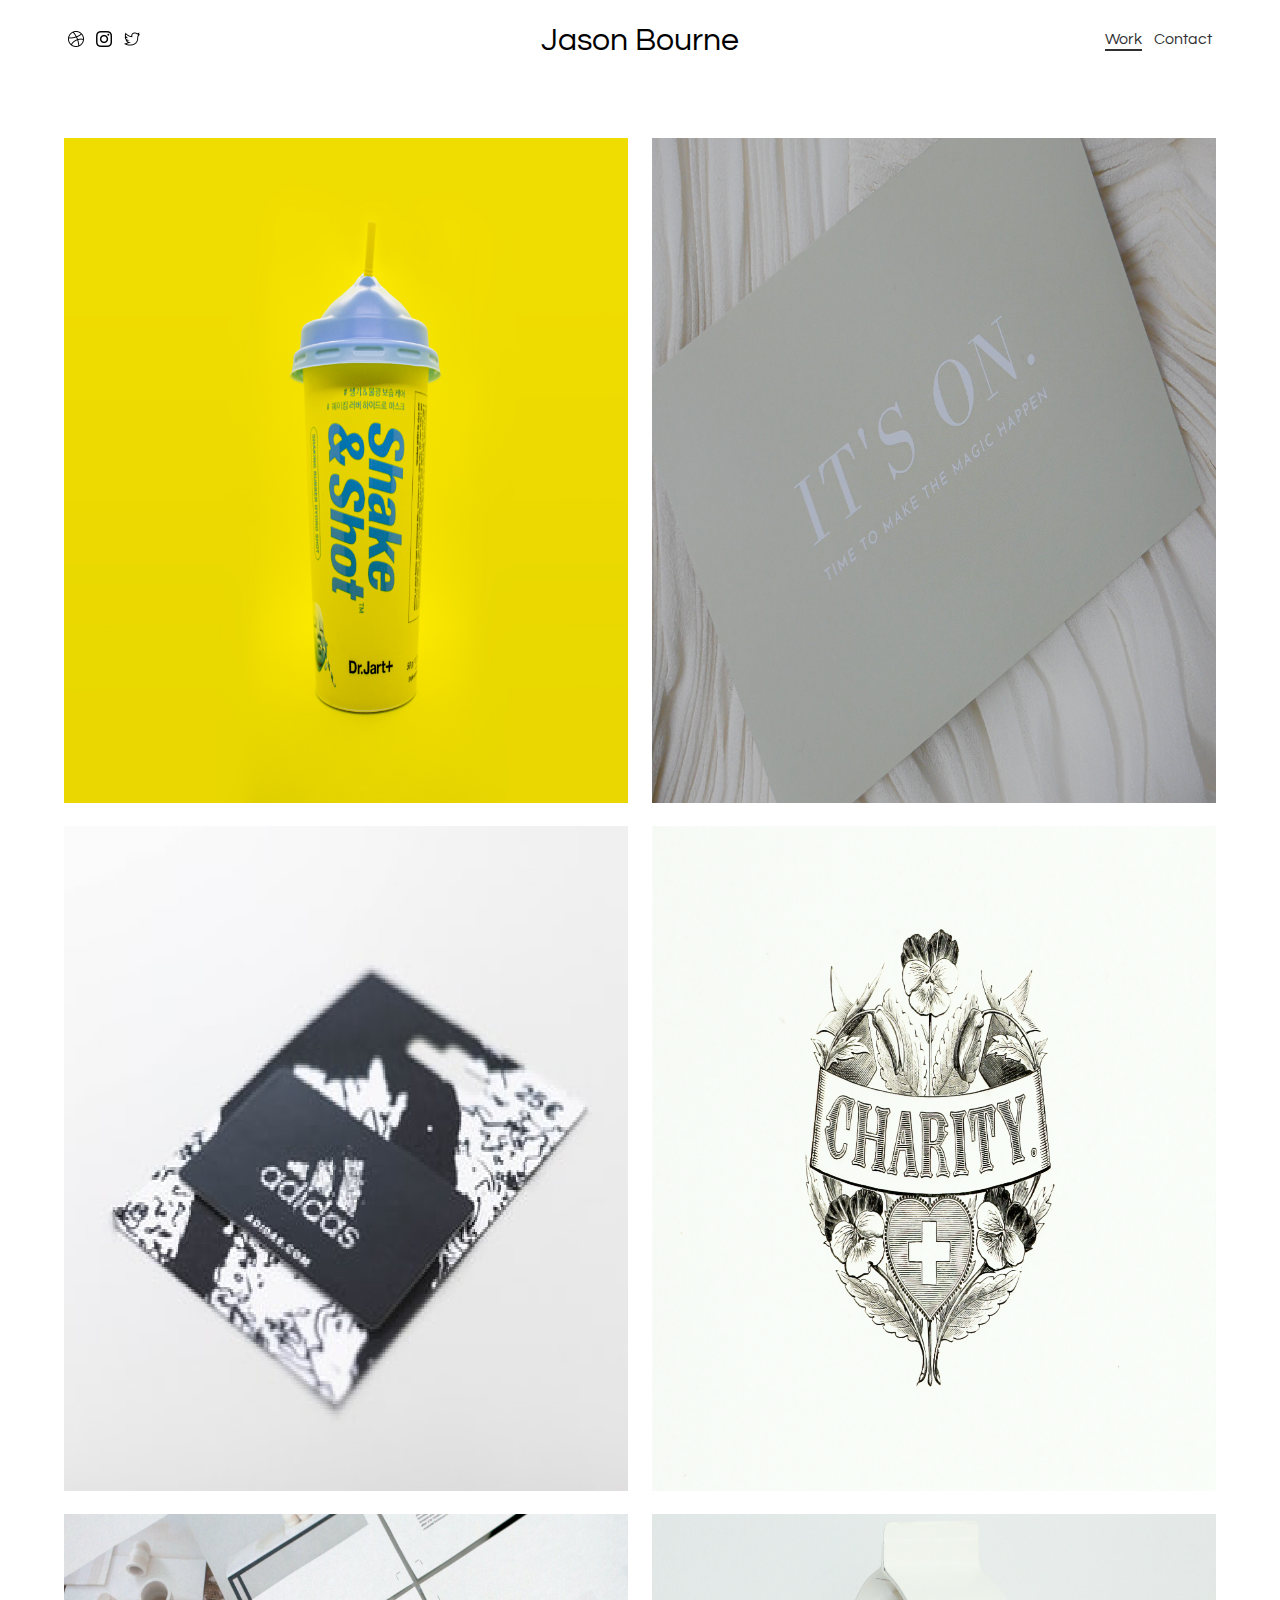
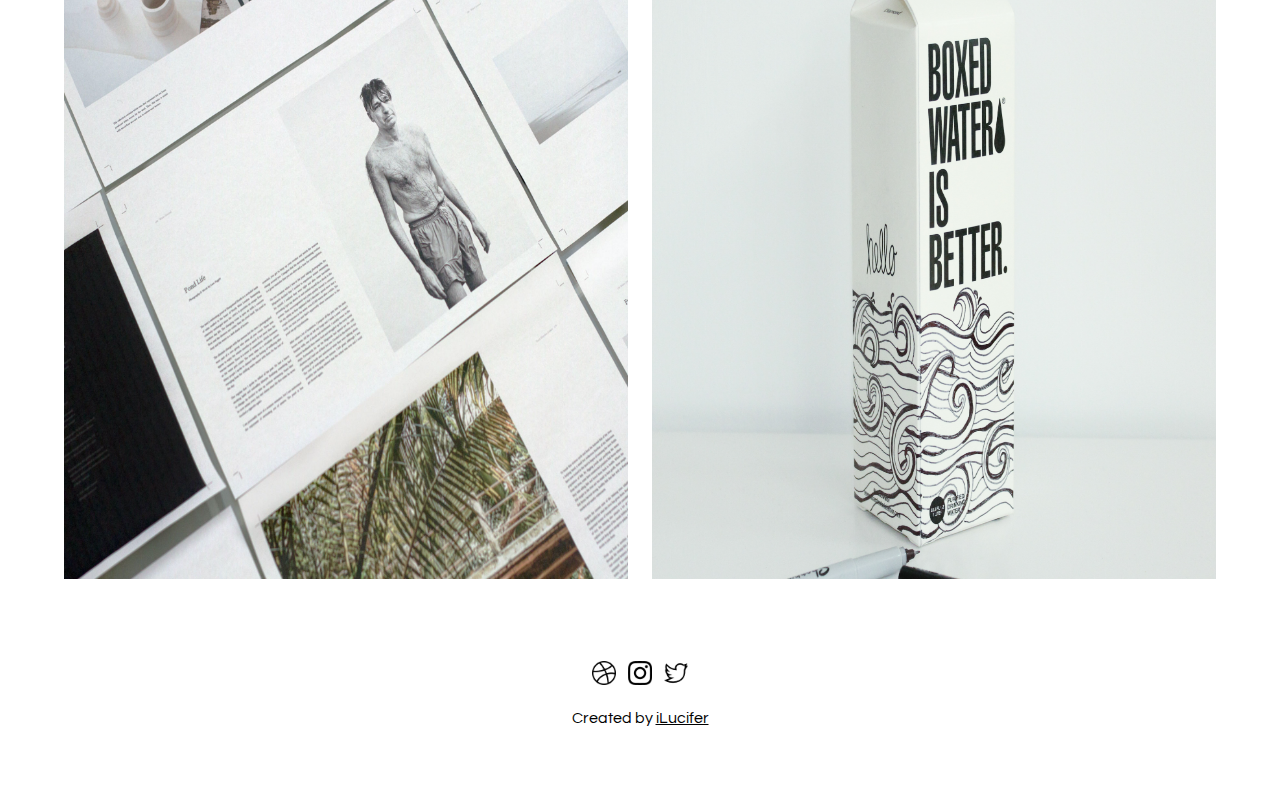
<file: pages/index.html>
<!DOCTYPE html>
<html lang="en">
<head>
  <meta charset="UTF-8">
  <meta name="viewport" content="width=device-width, initial-scale=1.0">
  <link href="https://fonts.googleapis.com/css2?family=Questrial&display=swap" rel="stylesheet">
  <link href="https://fonts.googleapis.com/icon?family=Material+Icons"
      rel="stylesheet">
  
  <link rel="stylesheet" href="../styles/style.css">
  <link rel="stylesheet" href="../styles/responsive.css">
  <title>Jason Bourne Portfolio</title>
</head>
  <body>
    <div class="container">
      <!-- Header -->
      <header>
        <nav class="navSocial__container">
          <ul id="nav__icons">
            <li><a href="https://dribbble.com/iluciferdesigns"><img src="../images/dribble.png" alt="Dribble"></a></li>
            <li><a href="#"><img src="../images/instagram.png" alt="Instagram"></a></li>
            <li><a href="https://twitter.com/ilucifercode"><img src="../images/twitter.png" alt="Twitter"></a></li>
          </ul>
        </nav>
        <span>Jason Bourne</span>
        <nav class="navItems__container">
          <i id="menu__icon" class="material-icons">menu</i>
          <ul id="nav__items">
            <li><a href="index.html">Work</a></li>
            <li><a href="contact.html">Contact</a></li>
          </ul>
          
        </nav>
        <!-- Drop down -->
        <nav class="dropdown__menu">
          <ul id="dropdown__items">
            <li><a href="index.html">Work</a></li>
            <li><a href="contact.html">Contact</a></li>
          </ul>
        </nav>
        <!-- End Drop down -->
      </header>
      <!-- End Header -->

      <!-- Gallery -->
      <div class="gallery__container">
        <div>
          <img class="gallery__img" src="../images/image1.png" alt="">
          <div class="text__container">
            <span class="img__text">Shake & Shot</span>
          </div>
        </div>
        <div>
          <img class="gallery__img" src="../images/image2.png" alt="">
          <div class="text__container">
            <span class="img__text">It's On</span>
          </div>
        </div>
        <div>
          <img class="gallery__img" src="../images/image3.png" alt="">
          <div class="text__container">
            <span class="img__text">Adidas</span>
          </div>
        </div>
        <div>
          <img class="gallery__img" src="../images/image4.png" alt="">
          <div class="text__container">
            <span class="img__text">For Charity</span>
          </div>
        </div>
        <div>
          <img class="gallery__img" src="../images/image5.png" alt="">
          <div class="text__container">
            <span class="img__text">Pond Life</span>
          </div>
        </div>
        <div>
          <img class="gallery__img" src="../images/image6.png" alt="">
          <div class="text__container">
            <span class="img__text">Boxed Water</span>
          </div>
        </div>
      </div>
      <!-- End Gallery -->

      <!-- Footer -->
      <footer>
        <nav class="footer__container">
          <ul id="footer__icons">
            <li><a href="https://dribbble.com/iluciferdesigns"><img src="../images/dribble.png" alt="Dribble"></a></li>
            <li><a href="#"><img src="../images/instagram.png" alt="Instagram"></a></li>
            <li><a href="https://twitter.com/ilucifercode"><img src="../images/twitter.png" alt="Twitter"></a></li>
          </ul>
        </nav>
        <span>
          Created by <a href="#">iLucifer</a>
        </span>
      </footer>
    </div>

    <script src="../scripts/script.js"></script>
  </body>
</html>
</file>
<file: styles/style.css>
@media screen and (max-width: 768px) {
  header {
    height: 80px;
    display: flex;
    justify-content: space-between; }
    header .navSocial__container {
      align-self: center;
      flex: 0.2 !important; }
      header .navSocial__container #nav__icons {
        margin-top: 0 !important;
        padding: 0; }
        header .navSocial__container #nav__icons li {
          align-content: center;
          list-style-type: none;
          display: inline-block;
          margin: 0 4px;
          padding-top: 2px; }
          header .navSocial__container #nav__icons li img {
            height: 1rem;
            width: 1rem; }
    header span {
      font-family: "Questrial";
      font-size: 2rem;
      text-align: center;
      align-items: center;
      align-self: center;
      margin: 0 auto 0 20% !important; }
    header .navItems__container {
      align-self: center;
      flex: 0 !important; }
      header .navItems__container #menu__icon {
        padding: 5px;
        display: block !important;
        font-size: 24px;
        flex: 0.3 !important;
        z-index: 2; }
      header .navItems__container #nav__items {
        display: none;
        float: right;
        margin: auto 0; }
        header .navItems__container #nav__items li {
          align-content: center;
          list-style-type: none;
          display: inline-block;
          margin: 0 4px;
          font-family: "Questrial";
          font-size: 1rem;
          font-weight: normal; }
          header .navItems__container #nav__items li:nth-child(1) {
            border-bottom: 2px solid #303030;
            padding-bottom: 2px; }
          header .navItems__container #nav__items li a {
            text-decoration: none;
            color: #303030; }
    header .dropdown__menu {
      display: none;
      background-color: #1f283b;
      height: 200px;
      width: 20vw;
      margin: 55px 0 0 70%;
      padding: 0px;
      position: absolute;
      z-index: 3; }
      header .dropdown__menu #dropdown__items {
        display: block;
        margin: 0;
        padding: 0;
        width: 100%; }
        header .dropdown__menu #dropdown__items li {
          list-style-type: none;
          padding: 10px 20px;
          margin: 0 auto;
          text-align: center;
          transition: 0.3s ease-out; }
          header .dropdown__menu #dropdown__items li:hover {
            transition: 0.3s ease-in;
            background-color: #fff; }
          header .dropdown__menu #dropdown__items li:hover > a {
            transition: 0.3s ease-in;
            color: #1f283b; }
          header .dropdown__menu #dropdown__items li a {
            transition: 0.3s ease-out;
            text-decoration: none;
            font-family: "Questrial";
            color: white; }

  .gallery__container {
    margin-top: 5%;
    display: flex;
    flex-direction: row;
    flex-wrap: wrap;
    justify-content: space-between; }
    .gallery__container div {
      background-color: #000;
      width: 49%;
      margin: 0 0 2% 0;
      height: 300px !important;
      display: grid; }
      .gallery__container div .gallery__img {
        grid-column: 1;
        grid-row: 1;
        height: 100%;
        width: 100%;
        z-index: 1;
        align-content: center;
        transition: 0.6s ease-out;
        opacity: 1; }
        .gallery__container div .gallery__img:hover {
          transition: 0.6s ease-in;
          cursor: pointer;
          opacity: 0.5; }
      .gallery__container div .text__container {
        text-align: center;
        align-self: center;
        grid-column: 1;
        grid-row: 1;
        background-color: rgba(0, 0, 0, 0.5);
        width: 100%;
        height: 100%;
        margin: 0;
        z-index: 2;
        background-color: transparent;
        transition: 0.6s ease-out; }
        .gallery__container div .text__container:hover {
          cursor: pointer;
          transition: 0.6s ease-in;
          background-color: rgba(0, 0, 0, 0.5); }
        .gallery__container div .text__container .img__text {
          text-align: center;
          align-self: center;
          z-index: 3;
          color: #fff;
          font-family: "Questrial";
          font-size: 1.5rem !important;
          width: 50%;
          margin: 0 auto;
          transition: 0.6s ease-out;
          opacity: 0; }

  .contact__header {
    margin-top: 1%;
    width: 100%;
    height: 400px !important;
    background: url("../images/jb.jpg") no-repeat 0 0;
    background-position: center !important;
    background-size: cover !important; }

  .contact__container {
    width: 100% !important;
    height: 100%;
    margin: 1% auto 0 auto !important; }
    .contact__container .about {
      margin: 0;
      padding: 1% 0;
      width: 100%;
      font-family: 'helvetica';
      font-weight: lighter;
      font-size: 1rem !important;
      line-height: 1.5rem;
      color: #303030;
      text-align: left; }
    .contact__container .contact__info {
      margin: 2% 0 0 0;
      display: flex;
      flex-direction: row;
      border-top: 1px solid #ccc;
      border-bottom: 1px solid #ccc; }
      .contact__container .contact__info .phone {
        width: 25%;
        margin-right: 5%; }
        .contact__container .contact__info .phone .title {
          font-family: 'helvetica', sans-serif;
          font-weight: bold;
          font-size: 1rem; }
        .contact__container .contact__info .phone .info {
          font-family: "Questrial", sans-serif;
          font-size: 1rem; }
      .contact__container .contact__info .email {
        width: 25%;
        margin-right: 5%; }
        .contact__container .contact__info .email .title {
          font-family: 'helvetica', sans-serif;
          font-weight: bold;
          font-size: 1rem; }
        .contact__container .contact__info .email .info {
          font-family: "Questrial", sans-serif;
          font-size: 1rem; }
      .contact__container .contact__info .contact__btn {
        color: #fff;
        font-family: "Questrial";
        font-size: 1rem;
        background-color: #496aff;
        height: 40px;
        padding: 10px 50px;
        border: none;
        border-radius: 20px;
        box-shadow: 0px 0px 5px rgba(0, 0, 0, 0.85);
        margin-top: 20px;
        margin-left: 10% !important;
        outline: none; }
        .contact__container .contact__info .contact__btn:hover {
          cursor: pointer; }
        .contact__container .contact__info .contact__btn:active {
          box-shadow: none; }
    .contact__container form {
      margin: 0 auto;
      text-align: center;
      padding: 20px 0;
      transition: 0.4s ease-in-out;
      display: none; }
      .contact__container form .input {
        border: 1px solid #ccc;
        border-radius: 5px;
        padding: 10px;
        color: #303030;
        font-family: "Questrial";
        margin: 5px 0;
        outline: none; }
        .contact__container form .input::placeholder {
          color: rgba(104, 104, 104, 0.589); }
      .contact__container form .submit__btn {
        width: 300px;
        color: #fff;
        font-family: "Questrial";
        font-size: 1rem;
        background-color: #496aff;
        height: 40px;
        padding: 10px 50px;
        border: none;
        border-radius: 5px;
        box-shadow: 0px 0px 5px rgba(0, 0, 0, 0.85);
        margin-top: 5px;
        outline: none; }
        .contact__container form .submit__btn:hover {
          cursor: pointer; }
        .contact__container form .submit__btn:active {
          box-shadow: none; } }
@media screen and (max-width: 425px) {
  header {
    height: 80px;
    display: flex;
    justify-content: space-between; }
    header .navSocial__container {
      align-self: center;
      flex: 0.3 !important; }
      header .navSocial__container #nav__icons {
        margin-top: 0 !important;
        padding: 0; }
        header .navSocial__container #nav__icons li {
          align-content: center;
          list-style-type: none;
          display: inline-block;
          margin: 0 4px;
          padding-top: 2px; }
          header .navSocial__container #nav__icons li img {
            height: 1rem;
            width: 1rem; }
    header span {
      font-family: "Questrial";
      font-size: 1.35rem !important;
      text-align: center;
      align-items: center;
      align-self: center;
      margin: 0 5% 0 -10% !important; }
    header .navItems__container {
      align-self: center;
      flex: 0 !important; }
      header .navItems__container #menu__icon {
        padding: 5px;
        display: block !important;
        font-size: 24px;
        flex: 0.3 !important;
        z-index: 2; }
      header .navItems__container #nav__items {
        display: none;
        float: right;
        margin: auto 0; }
        header .navItems__container #nav__items li {
          align-content: center;
          list-style-type: none;
          display: inline-block;
          margin: 0 4px;
          font-family: "Questrial";
          font-size: 1rem;
          font-weight: normal; }
          header .navItems__container #nav__items li:nth-child(1) {
            border-bottom: 2px solid #303030;
            padding-bottom: 2px; }
          header .navItems__container #nav__items li a {
            text-decoration: none;
            color: #303030; }
    header .dropdown__menu {
      display: none;
      background-color: #1f283b;
      height: 200px;
      width: 30vw;
      margin: 55px 0 0 70%;
      padding: 0px;
      position: absolute;
      z-index: 3; }
      header .dropdown__menu #dropdown__items {
        display: block;
        margin: 0;
        padding: 0;
        width: 100%; }
        header .dropdown__menu #dropdown__items li {
          list-style-type: none;
          padding: 10px 20px;
          margin: 0 auto;
          text-align: center;
          transition: 0.3s ease-out; }
          header .dropdown__menu #dropdown__items li:hover {
            transition: 0.3s ease-in;
            background-color: #fff; }
          header .dropdown__menu #dropdown__items li:hover > a {
            transition: 0.3s ease-in;
            color: #1f283b; }
          header .dropdown__menu #dropdown__items li a {
            transition: 0.3s ease-out;
            font-size: 1rem;
            text-decoration: none;
            font-family: "Questrial";
            color: white; }

  .gallery__container {
    margin-top: 5%;
    display: flex;
    flex-direction: row;
    flex-wrap: wrap;
    justify-content: space-between; }
    .gallery__container div {
      background-color: #000;
      width: 49%;
      margin: 0 0 2% 0;
      height: 175px !important;
      display: grid; }
      .gallery__container div .gallery__img {
        grid-column: 1;
        grid-row: 1;
        height: 100%;
        width: 100%;
        z-index: 1;
        align-content: center;
        transition: 0.6s ease-out;
        opacity: 1; }
        .gallery__container div .gallery__img:hover {
          transition: 0.6s ease-in;
          cursor: pointer;
          opacity: 0.5; }
      .gallery__container div .text__container {
        text-align: center;
        align-self: center;
        grid-column: 1;
        grid-row: 1;
        background-color: rgba(0, 0, 0, 0.5);
        width: 100%;
        height: 100%;
        margin: 0;
        z-index: 2;
        background-color: transparent;
        transition: 0.6s ease-out; }
        .gallery__container div .text__container:hover {
          cursor: pointer;
          transition: 0.6s ease-in;
          background-color: rgba(0, 0, 0, 0.5); }
        .gallery__container div .text__container .img__text {
          text-align: center;
          align-self: center;
          z-index: 3;
          color: #fff;
          font-family: "Questrial";
          font-size: 1.5rem !important;
          width: 50%;
          margin: 0 auto;
          transition: 0.6s ease-out;
          opacity: 0; }

  .contact__header {
    margin-top: 1%;
    width: 100%;
    height: 400px !important;
    background: url("../images/jb.jpg") no-repeat 0 0;
    background-position: center !important;
    background-size: cover !important; }

  .contact__container {
    width: 100% !important;
    height: 100%;
    margin: 1% auto 0 auto !important; }
    .contact__container .about {
      margin: 0;
      padding: 1% 0;
      width: 100%;
      font-family: 'helvetica';
      font-weight: lighter;
      font-size: 1rem !important;
      line-height: 1.5rem;
      color: #303030;
      text-align: left; }
    .contact__container .contact__info {
      width: 100% !important;
      margin: 2% 0 0 0;
      padding-bottom: 10px;
      border-top: 1px solid #ccc;
      border-bottom: 1px solid #ccc;
      display: inline-block !important; }
      .contact__container .contact__info .phone {
        width: 100% !important;
        margin-right: 5%; }
        .contact__container .contact__info .phone .title {
          font-family: 'helvetica', sans-serif;
          font-weight: bold;
          font-size: 1rem; }
        .contact__container .contact__info .phone .info {
          font-family: "Questrial", sans-serif;
          font-size: 1rem; }
      .contact__container .contact__info .email {
        width: 100% !important;
        margin-right: 5%; }
        .contact__container .contact__info .email .title {
          font-family: 'helvetica', sans-serif;
          font-weight: bold;
          font-size: 1rem; }
        .contact__container .contact__info .email .info {
          font-family: "Questrial", sans-serif;
          font-size: 1rem; }
      .contact__container .contact__info .contact__btn {
        color: #fff;
        font-family: "Questrial";
        font-size: 1rem;
        background-color: #496aff;
        height: 40px;
        padding: 10px 50px;
        border: none;
        border-radius: 20px;
        box-shadow: 0px 0px 5px rgba(0, 0, 0, 0.85);
        margin-top: 20px;
        margin-left: 25% !important;
        outline: none; }
        .contact__container .contact__info .contact__btn:hover {
          cursor: pointer; }
        .contact__container .contact__info .contact__btn:active {
          box-shadow: none; }
    .contact__container form {
      margin: 0 auto;
      text-align: center;
      padding: 20px 0;
      transition: 0.4s ease-in-out;
      display: none; }
      .contact__container form .input {
        border: 1px solid #ccc;
        border-radius: 5px;
        padding: 10px;
        color: #303030;
        font-family: "Questrial";
        margin: 5px 0;
        outline: none; }
        .contact__container form .input::placeholder {
          color: rgba(104, 104, 104, 0.589); }
      .contact__container form .submit__btn {
        width: 300px;
        color: #fff;
        font-family: "Questrial";
        font-size: 1rem;
        background-color: #496aff;
        height: 40px;
        padding: 10px 50px;
        border: none;
        border-radius: 5px;
        box-shadow: 0px 0px 5px rgba(0, 0, 0, 0.85);
        margin-top: 5px;
        outline: none; }
        .contact__container form .submit__btn:hover {
          cursor: pointer; }
        .contact__container form .submit__btn:active {
          box-shadow: none; }

  footer {
    width: 50%;
    margin: 5% auto;
    text-align: center; }
    footer .footer__container {
      flex: 0.3;
      align-self: center;
      width: 100%;
      margin-bottom: 5px !important; }
      footer .footer__container #footer__icons {
        width: 100% !important;
        text-align: center;
        margin: auto auto;
        padding: 0; }
        footer .footer__container #footer__icons li {
          align-content: center;
          list-style-type: none;
          display: inline-block;
          margin: 0 4px;
          padding-top: 2px; }
          footer .footer__container #footer__icons li img {
            height: 1rem !important;
            width: 1rem !important; }
    footer span {
      font-family: "Questrial";
      font-size: 1rem; }
      footer span a {
        color: black; } }
html, body {
  margin: 0;
  padding: 0; }

.container {
  width: 90%;
  height: 100%;
  margin: 0 auto; }
  .container header {
    display: flex;
    height: 80px; }
    .container header .navSocial__container {
      flex: 0.3;
      align-self: center; }
      .container header .navSocial__container #nav__icons {
        flex: 0.3;
        float: left;
        margin: auto 0;
        padding: 0; }
        .container header .navSocial__container #nav__icons li {
          align-content: center;
          list-style-type: none;
          display: inline-block;
          margin: 0 4px;
          padding-top: 2px; }
          .container header .navSocial__container #nav__icons li img {
            height: 1rem;
            width: 1rem; }
    .container header span {
      font-family: "Questrial";
      font-size: 2rem;
      text-align: center;
      align-items: center;
      align-self: center;
      flex: 0.4; }
    .container header .navItems__container {
      flex: 0.3;
      align-self: center; }
      .container header .navItems__container #menu__icon {
        display: none; }
      .container header .navItems__container #nav__items {
        float: right;
        margin: auto 0;
        padding: 0; }
        .container header .navItems__container #nav__items li {
          align-content: center;
          list-style-type: none;
          display: inline-block;
          margin: 0 4px;
          font-family: "Questrial";
          font-size: 1rem;
          font-weight: normal; }
          .container header .navItems__container #nav__items li:nth-child(1) {
            border-bottom: 2px solid #303030;
            padding-bottom: 2px; }
          .container header .navItems__container #nav__items li a {
            text-decoration: none;
            color: #303030; }
    .container header .dropdown__menu {
      display: none;
      background-color: #1f283b;
      height: 200px;
      width: 20vw;
      margin: 55px 0 0 70%;
      padding: 0px;
      position: absolute;
      z-index: 3; }
      .container header .dropdown__menu #dropdown__items {
        display: block;
        margin: 0;
        padding: 0;
        width: 100%; }
        .container header .dropdown__menu #dropdown__items li {
          list-style-type: none;
          padding: 10px 20px;
          margin: 0 auto;
          text-align: center;
          transition: 0.3s ease-out; }
          .container header .dropdown__menu #dropdown__items li:hover {
            transition: 0.3s ease-in;
            background-color: #fff; }
          .container header .dropdown__menu #dropdown__items li:hover > a {
            transition: 0.3s ease-in;
            color: #1f283b; }
          .container header .dropdown__menu #dropdown__items li a {
            transition: 0.3s ease-out;
            text-decoration: none;
            font-family: "Questrial";
            color: white; }
  .container .gallery__container {
    margin-top: 5%;
    display: flex;
    flex-direction: row;
    flex-wrap: wrap;
    justify-content: space-between; }
    .container .gallery__container div {
      background-color: #000;
      width: 49%;
      margin: 0 0 2% 0;
      height: 665px;
      display: grid; }
      .container .gallery__container div .gallery__img {
        grid-column: 1;
        grid-row: 1;
        height: 100%;
        width: 100%;
        z-index: 1;
        align-content: center;
        transition: 0.6s ease-out;
        opacity: 1; }
        .container .gallery__container div .gallery__img:hover {
          transition: 0.6s ease-in;
          cursor: pointer;
          opacity: 0.5; }
      .container .gallery__container div .text__container {
        text-align: center;
        align-self: center;
        grid-column: 1;
        grid-row: 1;
        background-color: rgba(0, 0, 0, 0.5);
        width: 100%;
        height: 100%;
        margin: 0;
        z-index: 2;
        background-color: transparent;
        transition: 0.6s ease-out; }
        .container .gallery__container div .text__container:hover {
          cursor: pointer;
          transition: 0.6s ease-in;
          background-color: rgba(0, 0, 0, 0.5); }
        .container .gallery__container div .text__container .img__text {
          text-align: center;
          align-self: center;
          z-index: 3;
          color: #fff;
          font-family: "Questrial";
          font-size: 3rem;
          width: 50%;
          margin: 0 auto;
          transition: 0.6s ease-out;
          opacity: 0; }
  .container footer {
    width: 50%;
    margin: 5% auto;
    text-align: center; }
    .container footer .footer__container {
      flex: 0.3;
      align-self: center;
      width: 100%;
      margin-bottom: 20px; }
      .container footer .footer__container #footer__icons {
        width: 50%;
        text-align: center;
        margin: auto auto;
        padding: 0; }
        .container footer .footer__container #footer__icons li {
          align-content: center;
          list-style-type: none;
          display: inline-block;
          margin: 0 4px;
          padding-top: 2px; }
          .container footer .footer__container #footer__icons li img {
            height: 1.5rem;
            width: 1.5rem; }
    .container footer span {
      font-family: "Questrial";
      font-size: 1rem; }
      .container footer span a {
        color: black; }
  .container .contact__header {
    margin-top: 5%;
    width: 100%;
    height: 600px;
    background: url("../images/jb.jpg") no-repeat 0 0;
    background-position: center;
    background-size: contain; }
  .container .contact__container {
    width: 66.3%;
    height: 100%;
    margin: 0 auto; }
    .container .contact__container .about {
      margin: 0;
      padding: 1% 0;
      width: 100%;
      font-family: 'helvetica';
      font-weight: lighter;
      font-size: 1.25rem;
      line-height: 1.5rem;
      color: #000;
      text-align: left; }
    .container .contact__container .contact__info {
      margin: 2% 0 0 0;
      display: flex;
      flex-direction: row;
      border-top: 1px solid #ccc;
      border-bottom: 1px solid #ccc; }
      .container .contact__container .contact__info .phone {
        width: 25%;
        margin-right: 5%; }
        .container .contact__container .contact__info .phone .title {
          font-family: 'helvetica', sans-serif;
          font-weight: bold;
          font-size: 1rem; }
        .container .contact__container .contact__info .phone .info {
          font-family: "Questrial", sans-serif;
          font-size: 1rem; }
      .container .contact__container .contact__info .email {
        width: 25%;
        margin-right: 5%; }
        .container .contact__container .contact__info .email .title {
          font-family: 'helvetica', sans-serif;
          font-weight: bold;
          font-size: 1rem; }
        .container .contact__container .contact__info .email .info {
          font-family: "Questrial", sans-serif;
          font-size: 1rem; }
      .container .contact__container .contact__info .contact__btn {
        color: #fff;
        font-family: "Questrial";
        font-size: 1rem;
        background-color: #496aff;
        height: 40px;
        padding: 10px 50px;
        border: none;
        border-radius: 20px;
        box-shadow: 0px 0px 5px rgba(0, 0, 0, 0.85);
        margin-top: 20px;
        outline: none; }
        .container .contact__container .contact__info .contact__btn:hover {
          cursor: pointer; }
        .container .contact__container .contact__info .contact__btn:active {
          box-shadow: none; }
    .container .contact__container form {
      margin: 0 auto;
      text-align: center;
      padding: 20px 0;
      transition: 0.4s ease-in-out;
      display: none; }
      .container .contact__container form .input {
        border: 1px solid #ccc;
        border-radius: 5px;
        padding: 10px;
        color: #000;
        font-family: "Questrial";
        margin: 5px 0;
        outline: none; }
        .container .contact__container form .input::placeholder {
          color: rgba(104, 104, 104, 0.589); }
      .container .contact__container form .submit__btn {
        width: 300px;
        color: #fff;
        font-family: "Questrial";
        font-size: 1rem;
        background-color: #496aff;
        height: 40px;
        padding: 10px 50px;
        border: none;
        border-radius: 5px;
        box-shadow: 0px 0px 5px rgba(0, 0, 0, 0.85);
        margin-top: 5px;
        outline: none; }
        .container .contact__container form .submit__btn:hover {
          cursor: pointer; }
        .container .contact__container form .submit__btn:active {
          box-shadow: none; }

/*# sourceMappingURL=style.css.map */
</file>
<file: styles/responsive.css>
@media screen and (max-width: 768px) {
  header {
    height: 80px;
    display: flex;
    justify-content: space-between; }
    header .navSocial__container {
      align-self: center;
      flex: 0.2 !important; }
      header .navSocial__container #nav__icons {
        margin-top: 0 !important;
        padding: 0; }
        header .navSocial__container #nav__icons li {
          align-content: center;
          list-style-type: none;
          display: inline-block;
          margin: 0 4px;
          padding-top: 2px; }
          header .navSocial__container #nav__icons li img {
            height: 1rem;
            width: 1rem; }
    header span {
      font-family: "Questrial";
      font-size: 2rem;
      text-align: center;
      align-items: center;
      align-self: center;
      margin: 0 auto 0 20% !important; }
    header .navItems__container {
      align-self: center;
      flex: 0 !important; }
      header .navItems__container #menu__icon {
        padding: 5px;
        display: block !important;
        font-size: 24px;
        flex: 0.3 !important;
        z-index: 2; }
      header .navItems__container #nav__items {
        display: none;
        float: right;
        margin: auto 0; }
        header .navItems__container #nav__items li {
          align-content: center;
          list-style-type: none;
          display: inline-block;
          margin: 0 4px;
          font-family: "Questrial";
          font-size: 1rem;
          font-weight: normal; }
          header .navItems__container #nav__items li:nth-child(1) {
            border-bottom: 2px solid #303030;
            padding-bottom: 2px; }
          header .navItems__container #nav__items li a {
            text-decoration: none;
            color: #303030; }
    header .dropdown__menu {
      display: none;
      background-color: #1f283b;
      height: 200px;
      width: 20vw;
      margin: 55px 0 0 70%;
      padding: 0px;
      position: absolute;
      z-index: 3; }
      header .dropdown__menu #dropdown__items {
        display: block;
        margin: 0;
        padding: 0;
        width: 100%; }
        header .dropdown__menu #dropdown__items li {
          list-style-type: none;
          padding: 10px 20px;
          margin: 0 auto;
          text-align: center;
          transition: 0.3s ease-out; }
          header .dropdown__menu #dropdown__items li:hover {
            transition: 0.3s ease-in;
            background-color: #fff; }
          header .dropdown__menu #dropdown__items li:hover > a {
            transition: 0.3s ease-in;
            color: #1f283b; }
          header .dropdown__menu #dropdown__items li a {
            transition: 0.3s ease-out;
            text-decoration: none;
            font-family: "Questrial";
            color: white; }

  .gallery__container {
    margin-top: 5%;
    display: flex;
    flex-direction: row;
    flex-wrap: wrap;
    justify-content: space-between; }
    .gallery__container div {
      background-color: #000;
      width: 49%;
      margin: 0 0 2% 0;
      height: 300px !important;
      display: grid; }
      .gallery__container div .gallery__img {
        grid-column: 1;
        grid-row: 1;
        height: 100%;
        width: 100%;
        z-index: 1;
        align-content: center;
        transition: 0.6s ease-out;
        opacity: 1; }
        .gallery__container div .gallery__img:hover {
          transition: 0.6s ease-in;
          cursor: pointer;
          opacity: 0.5; }
      .gallery__container div .text__container {
        text-align: center;
        align-self: center;
        grid-column: 1;
        grid-row: 1;
        background-color: rgba(0, 0, 0, 0.5);
        width: 100%;
        height: 100%;
        margin: 0;
        z-index: 2;
        background-color: transparent;
        transition: 0.6s ease-out; }
        .gallery__container div .text__container:hover {
          cursor: pointer;
          transition: 0.6s ease-in;
          background-color: rgba(0, 0, 0, 0.5); }
        .gallery__container div .text__container .img__text {
          text-align: center;
          align-self: center;
          z-index: 3;
          color: #fff;
          font-family: "Questrial";
          font-size: 1.5rem !important;
          width: 50%;
          margin: 0 auto;
          transition: 0.6s ease-out;
          opacity: 0; }

  .contact__header {
    margin-top: 1%;
    width: 100%;
    height: 400px !important;
    background: url("../images/jb.jpg") no-repeat 0 0;
    background-position: center !important;
    background-size: cover !important; }

  .contact__container {
    width: 100% !important;
    height: 100%;
    margin: 1% auto 0 auto !important; }
    .contact__container .about {
      margin: 0;
      padding: 1% 0;
      width: 100%;
      font-family: 'helvetica';
      font-weight: lighter;
      font-size: 1rem !important;
      line-height: 1.5rem;
      color: #303030;
      text-align: left; }
    .contact__container .contact__info {
      margin: 2% 0 0 0;
      display: flex;
      flex-direction: row;
      border-top: 1px solid #ccc;
      border-bottom: 1px solid #ccc; }
      .contact__container .contact__info .phone {
        width: 25%;
        margin-right: 5%; }
        .contact__container .contact__info .phone .title {
          font-family: 'helvetica', sans-serif;
          font-weight: bold;
          font-size: 1rem; }
        .contact__container .contact__info .phone .info {
          font-family: "Questrial", sans-serif;
          font-size: 1rem; }
      .contact__container .contact__info .email {
        width: 25%;
        margin-right: 5%; }
        .contact__container .contact__info .email .title {
          font-family: 'helvetica', sans-serif;
          font-weight: bold;
          font-size: 1rem; }
        .contact__container .contact__info .email .info {
          font-family: "Questrial", sans-serif;
          font-size: 1rem; }
      .contact__container .contact__info .contact__btn {
        color: #fff;
        font-family: "Questrial";
        font-size: 1rem;
        background-color: #496aff;
        height: 40px;
        padding: 10px 50px;
        border: none;
        border-radius: 20px;
        box-shadow: 0px 0px 5px rgba(0, 0, 0, 0.85);
        margin-top: 20px;
        margin-left: 10% !important;
        outline: none; }
        .contact__container .contact__info .contact__btn:hover {
          cursor: pointer; }
        .contact__container .contact__info .contact__btn:active {
          box-shadow: none; }
    .contact__container form {
      margin: 0 auto;
      text-align: center;
      padding: 20px 0;
      transition: 0.4s ease-in-out;
      display: none; }
      .contact__container form .input {
        border: 1px solid #ccc;
        border-radius: 5px;
        padding: 10px;
        color: #303030;
        font-family: "Questrial";
        margin: 5px 0;
        outline: none; }
        .contact__container form .input::placeholder {
          color: rgba(104, 104, 104, 0.589); }
      .contact__container form .submit__btn {
        width: 300px;
        color: #fff;
        font-family: "Questrial";
        font-size: 1rem;
        background-color: #496aff;
        height: 40px;
        padding: 10px 50px;
        border: none;
        border-radius: 5px;
        box-shadow: 0px 0px 5px rgba(0, 0, 0, 0.85);
        margin-top: 5px;
        outline: none; }
        .contact__container form .submit__btn:hover {
          cursor: pointer; }
        .contact__container form .submit__btn:active {
          box-shadow: none; } }
@media screen and (max-width: 425px) {
  header {
    height: 80px;
    display: flex;
    justify-content: space-between; }
    header .navSocial__container {
      align-self: center;
      flex: 0.3 !important; }
      header .navSocial__container #nav__icons {
        margin-top: 0 !important;
        padding: 0; }
        header .navSocial__container #nav__icons li {
          align-content: center;
          list-style-type: none;
          display: inline-block;
          margin: 0 4px;
          padding-top: 2px; }
          header .navSocial__container #nav__icons li img {
            height: 1rem;
            width: 1rem; }
    header span {
      font-family: "Questrial";
      font-size: 1.35rem !important;
      text-align: center;
      align-items: center;
      align-self: center;
      margin: 0 5% 0 -10% !important; }
    header .navItems__container {
      align-self: center;
      flex: 0 !important; }
      header .navItems__container #menu__icon {
        padding: 5px;
        display: block !important;
        font-size: 24px;
        flex: 0.3 !important;
        z-index: 2; }
      header .navItems__container #nav__items {
        display: none;
        float: right;
        margin: auto 0; }
        header .navItems__container #nav__items li {
          align-content: center;
          list-style-type: none;
          display: inline-block;
          margin: 0 4px;
          font-family: "Questrial";
          font-size: 1rem;
          font-weight: normal; }
          header .navItems__container #nav__items li:nth-child(1) {
            border-bottom: 2px solid #303030;
            padding-bottom: 2px; }
          header .navItems__container #nav__items li a {
            text-decoration: none;
            color: #303030; }
    header .dropdown__menu {
      display: none;
      background-color: #1f283b;
      height: 200px;
      width: 30vw;
      margin: 55px 0 0 70%;
      padding: 0px;
      position: absolute;
      z-index: 3; }
      header .dropdown__menu #dropdown__items {
        display: block;
        margin: 0;
        padding: 0;
        width: 100%; }
        header .dropdown__menu #dropdown__items li {
          list-style-type: none;
          padding: 10px 20px;
          margin: 0 auto;
          text-align: center;
          transition: 0.3s ease-out; }
          header .dropdown__menu #dropdown__items li:hover {
            transition: 0.3s ease-in;
            background-color: #fff; }
          header .dropdown__menu #dropdown__items li:hover > a {
            transition: 0.3s ease-in;
            color: #1f283b; }
          header .dropdown__menu #dropdown__items li a {
            transition: 0.3s ease-out;
            font-size: 1rem;
            text-decoration: none;
            font-family: "Questrial";
            color: white; }

  .gallery__container {
    margin-top: 5%;
    display: flex;
    flex-direction: row;
    flex-wrap: wrap;
    justify-content: space-between; }
    .gallery__container div {
      background-color: #000;
      width: 49%;
      margin: 0 0 2% 0;
      height: 175px !important;
      display: grid; }
      .gallery__container div .gallery__img {
        grid-column: 1;
        grid-row: 1;
        height: 100%;
        width: 100%;
        z-index: 1;
        align-content: center;
        transition: 0.6s ease-out;
        opacity: 1; }
        .gallery__container div .gallery__img:hover {
          transition: 0.6s ease-in;
          cursor: pointer;
          opacity: 0.5; }
      .gallery__container div .text__container {
        text-align: center;
        align-self: center;
        grid-column: 1;
        grid-row: 1;
        background-color: rgba(0, 0, 0, 0.5);
        width: 100%;
        height: 100%;
        margin: 0;
        z-index: 2;
        background-color: transparent;
        transition: 0.6s ease-out; }
        .gallery__container div .text__container:hover {
          cursor: pointer;
          transition: 0.6s ease-in;
          background-color: rgba(0, 0, 0, 0.5); }
        .gallery__container div .text__container .img__text {
          text-align: center;
          align-self: center;
          z-index: 3;
          color: #fff;
          font-family: "Questrial";
          font-size: 1.5rem !important;
          width: 50%;
          margin: 0 auto;
          transition: 0.6s ease-out;
          opacity: 0; }

  .contact__header {
    margin-top: 1%;
    width: 100%;
    height: 400px !important;
    background: url("../images/jb.jpg") no-repeat 0 0;
    background-position: center !important;
    background-size: cover !important; }

  .contact__container {
    width: 100% !important;
    height: 100%;
    margin: 1% auto 0 auto !important; }
    .contact__container .about {
      margin: 0;
      padding: 1% 0;
      width: 100%;
      font-family: 'helvetica';
      font-weight: lighter;
      font-size: 1rem !important;
      line-height: 1.5rem;
      color: #303030;
      text-align: left; }
    .contact__container .contact__info {
      width: 100% !important;
      margin: 2% 0 0 0;
      padding-bottom: 10px;
      border-top: 1px solid #ccc;
      border-bottom: 1px solid #ccc;
      display: inline-block !important; }
      .contact__container .contact__info .phone {
        width: 100% !important;
        margin-right: 5%; }
        .contact__container .contact__info .phone .title {
          font-family: 'helvetica', sans-serif;
          font-weight: bold;
          font-size: 1rem; }
        .contact__container .contact__info .phone .info {
          font-family: "Questrial", sans-serif;
          font-size: 1rem; }
      .contact__container .contact__info .email {
        width: 100% !important;
        margin-right: 5%; }
        .contact__container .contact__info .email .title {
          font-family: 'helvetica', sans-serif;
          font-weight: bold;
          font-size: 1rem; }
        .contact__container .contact__info .email .info {
          font-family: "Questrial", sans-serif;
          font-size: 1rem; }
      .contact__container .contact__info .contact__btn {
        color: #fff;
        font-family: "Questrial";
        font-size: 1rem;
        background-color: #496aff;
        height: 40px;
        padding: 10px 50px;
        border: none;
        border-radius: 20px;
        box-shadow: 0px 0px 5px rgba(0, 0, 0, 0.85);
        margin-top: 20px;
        margin-left: 25% !important;
        outline: none; }
        .contact__container .contact__info .contact__btn:hover {
          cursor: pointer; }
        .contact__container .contact__info .contact__btn:active {
          box-shadow: none; }
    .contact__container form {
      margin: 0 auto;
      text-align: center;
      padding: 20px 0;
      transition: 0.4s ease-in-out;
      display: none; }
      .contact__container form .input {
        border: 1px solid #ccc;
        border-radius: 5px;
        padding: 10px;
        color: #303030;
        font-family: "Questrial";
        margin: 5px 0;
        outline: none; }
        .contact__container form .input::placeholder {
          color: rgba(104, 104, 104, 0.589); }
      .contact__container form .submit__btn {
        width: 300px;
        color: #fff;
        font-family: "Questrial";
        font-size: 1rem;
        background-color: #496aff;
        height: 40px;
        padding: 10px 50px;
        border: none;
        border-radius: 5px;
        box-shadow: 0px 0px 5px rgba(0, 0, 0, 0.85);
        margin-top: 5px;
        outline: none; }
        .contact__container form .submit__btn:hover {
          cursor: pointer; }
        .contact__container form .submit__btn:active {
          box-shadow: none; }

  footer {
    width: 50%;
    margin: 5% auto;
    text-align: center; }
    footer .footer__container {
      flex: 0.3;
      align-self: center;
      width: 100%;
      margin-bottom: 5px !important; }
      footer .footer__container #footer__icons {
        width: 100% !important;
        text-align: center;
        margin: auto auto;
        padding: 0; }
        footer .footer__container #footer__icons li {
          align-content: center;
          list-style-type: none;
          display: inline-block;
          margin: 0 4px;
          padding-top: 2px; }
          footer .footer__container #footer__icons li img {
            height: 1rem !important;
            width: 1rem !important; }
    footer span {
      font-family: "Questrial";
      font-size: 1rem; }
      footer span a {
        color: black; } }

/*# sourceMappingURL=responsive.css.map */
</file>
